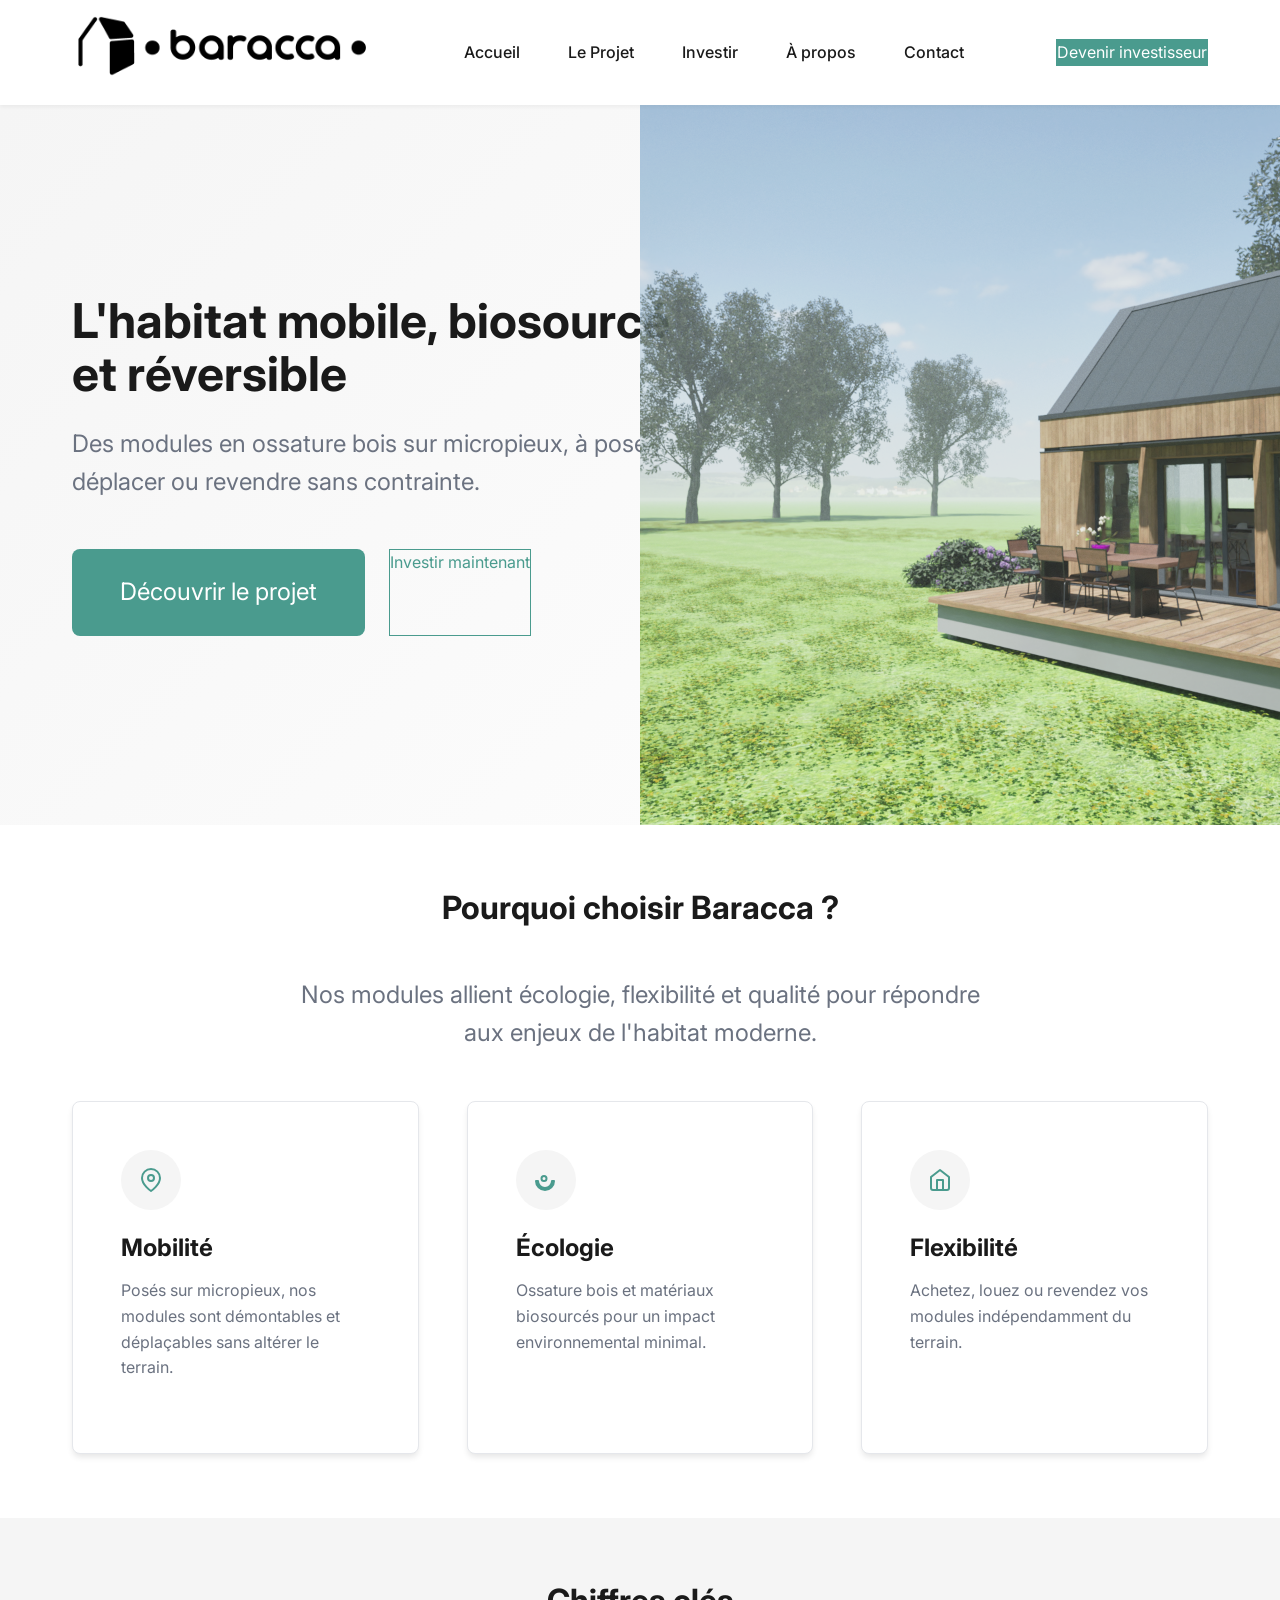
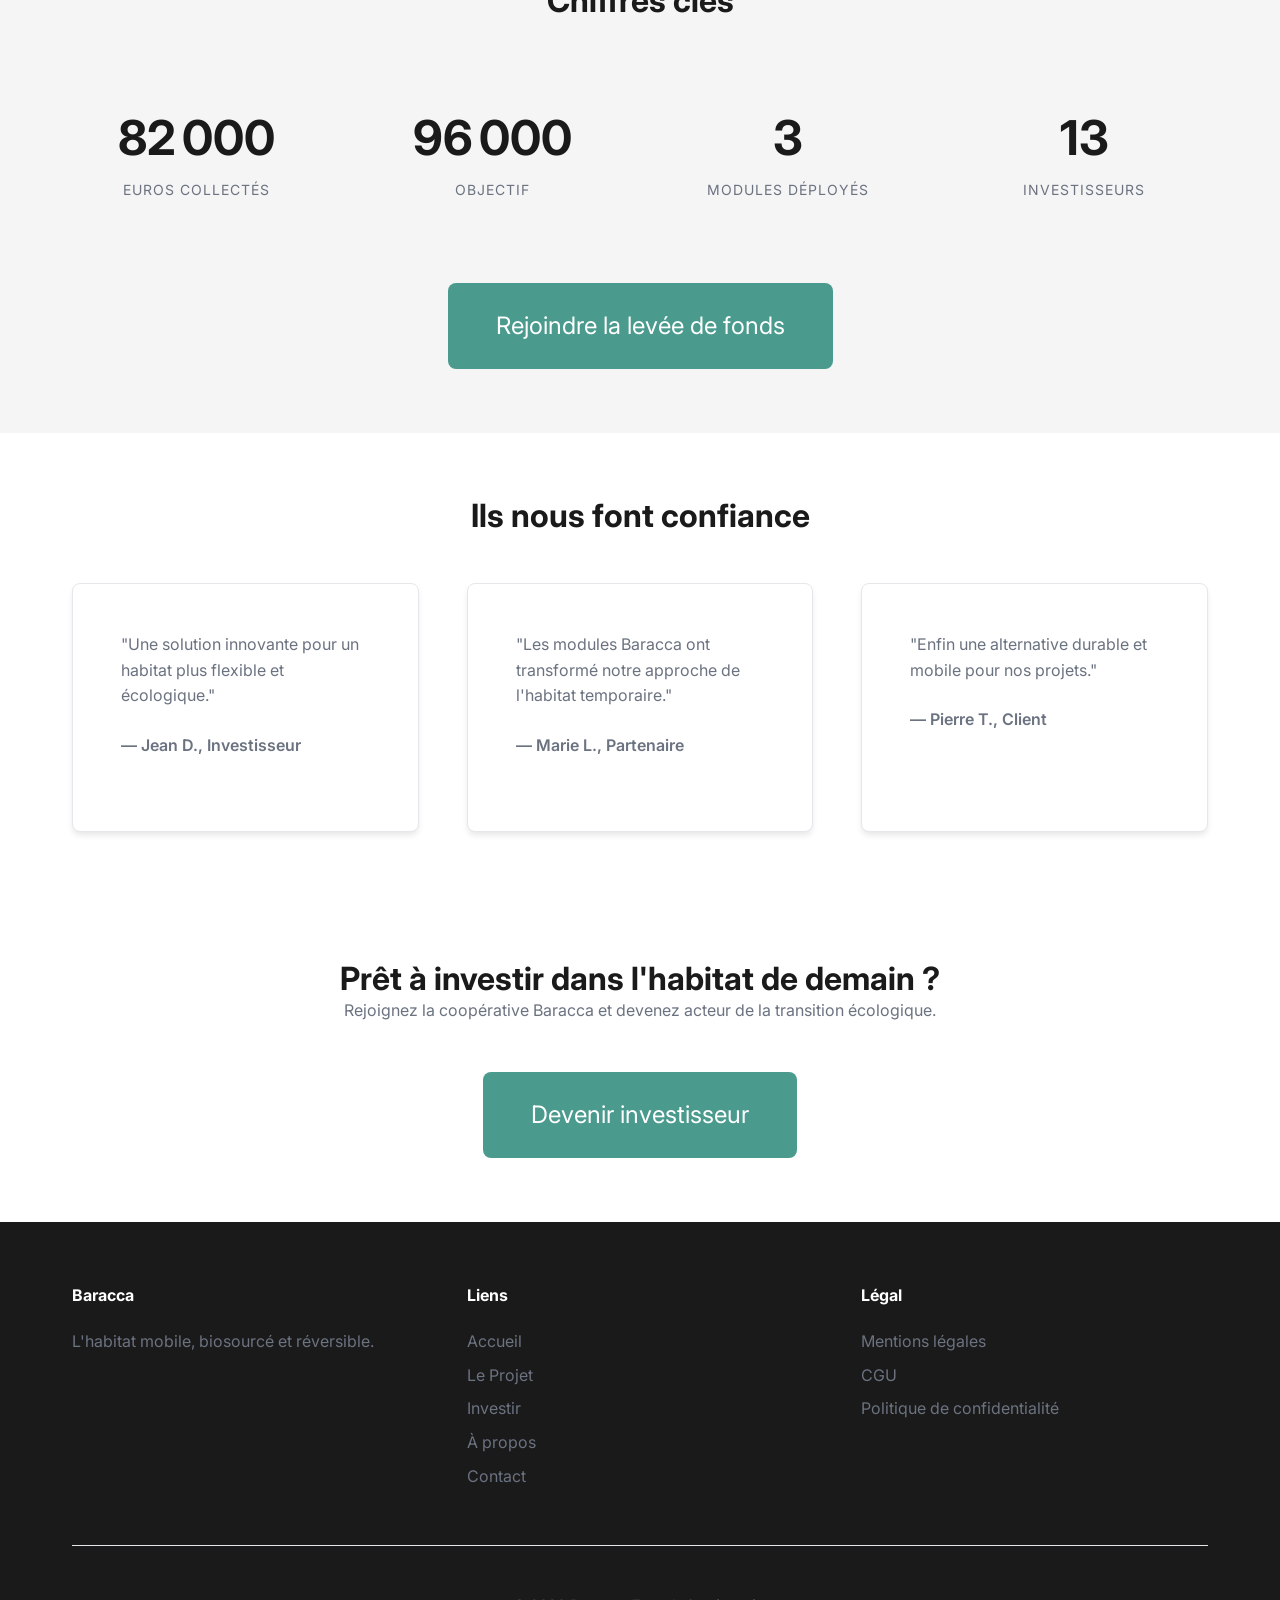
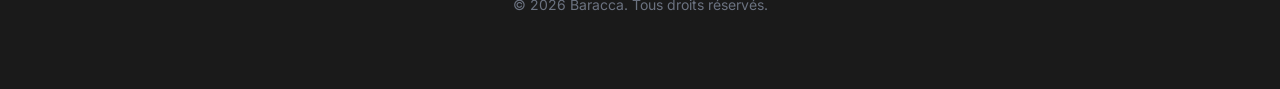
<file: index.html>
<!DOCTYPE html>
<html lang="fr">
<head>
  <meta charset="UTF-8">
  <meta name="viewport" content="width=device-width, initial-scale=1.0">
  <meta name="description" content="Baracca - Modules d'habitation en ossature bois biosourcés, mobiles et réversibles. Investissez dans l'habitat de demain.">
  <title>Baracca | L'habitat mobile, biosourcé et réversible</title>
  
  <!-- Fonts -->
  <link rel="preconnect" href="https://fonts.googleapis.com">
  <link rel="preconnect" href="https://fonts.gstatic.com" crossorigin>
  <link href="https://fonts.googleapis.com/css2?family=Inter:wght@400;500;600;700&display=swap" rel="stylesheet">
  
  <!-- Styles -->
  <link rel="stylesheet" href="assets/css/style.css">
  <link rel="icon" type="image/svg+xml" href="assets/images/favicon.png">
</head>
<body>
  <!-- Header -->
  <header class="header">
    <div class="container">
      <nav class="nav">
        <a href="index.html" class="logo"><img src="assets/images/logo-baracca-bandeau.png" alt="" width="300" height="62"/></a>
        <ul class="nav-links">
          <li><a href="index.html">Accueil</a></li>
          <li><a href="projet.html">Le Projet</a></li>
          <li><a href="investir.html">Investir</a></li>
          <li><a href="a-propos.html">À propos</a></li>
          <li><a href="contact.html">Contact</a></li>
        </ul>
        <div class="nav-actions">
          <a href="investir.html" class="btn-primary">Devenir investisseur</a>
        </div>
      </nav>
    </div>
  </header>

  <!-- Hero Section -->
  <section class="hero">
    <div class="container">
      <div class="hero-content fade-in">
        <h1>L'habitat mobile, biosourcé et réversible</h1>
        <p>Des modules en ossature bois sur micropieux, à poser, déplacer ou revendre sans contrainte.</p>
        <div class="hero-actions">
          <a href="projet.html" class="btn-cta">Découvrir le projet</a>
          <a href="investir.html" class="btn-secondary">Investir maintenant</a>
        </div>
      </div>
      <!-- Image de fond (à remplacer par votre visuel) -->
      <div class="hero-image" style="background-image: url('assets/images/Image3_000.png');"></div>
    </div>
  </section>

  <!-- Présentation Section -->
  <section class="section">
    <div class="container">
      <h2 class="section-title fade-in">Pourquoi choisir Baracca ?</h2>
      <p class="section-subtitle fade-in">Nos modules allient écologie, flexibilité et qualité pour répondre aux enjeux de l'habitat moderne.</p>
      
      <div class="cards fade-in">
        <div class="card">
          <div class="card-icon">
            <svg xmlns="http://www.w3.org/2000/svg" width="24" height="24" viewBox="0 0 24 24" fill="none" stroke="currentColor" stroke-width="2" stroke-linecap="round" stroke-linejoin="round">
              <path d="M21 10c0 7-9 13-9 13s-9-6-9-13a9 9 0 0 1 18 0z"></path>
              <circle cx="12" cy="10" r="3"></circle>
            </svg>
          </div>
          <h3>Mobilité</h3>
          <p>Posés sur micropieux, nos modules sont démontables et déplaçables sans altérer le terrain.</p>
        </div>
        
        <div class="card">
          <div class="card-icon">
            <svg xmlns="http://www.w3.org/2000/svg" width="24" height="24" viewBox="0 0 24 24" fill="none" stroke="currentColor" stroke-width="2" stroke-linecap="round" stroke-linejoin="round">
              <path d="M11 20A7 7 0 0 1 4 13H2a9 9 0 0 0 18 0h-2a7 7 0 0 1-7 7z"></path>
              <path d="M12.5 10.5c0-1.38-1.12-2.5-2.5-2.5s-2.5 1.12-2.5 2.5 1.12 2.5 2.5 2.5 2.5-1.12 2.5-2.5z"></path>
            </svg>
          </div>
          <h3>Écologie</h3>
          <p>Ossature bois et matériaux biosourcés pour un impact environnemental minimal.</p>
        </div>
        
        <div class="card">
          <div class="card-icon">
            <svg xmlns="http://www.w3.org/2000/svg" width="24" height="24" viewBox="0 0 24 24" fill="none" stroke="currentColor" stroke-width="2" stroke-linecap="round" stroke-linejoin="round">
              <path d="M3 9l9-7 9 7v11a2 2 0 0 1-2 2H5a2 2 0 0 1-2-2z"></path>
              <polyline points="9,22 9,12 15,12 15,22"></polyline>
            </svg>
          </div>
          <h3>Flexibilité</h3>
          <p>Achetez, louez ou revendez vos modules indépendamment du terrain.</p>
        </div>
      </div>
    </div>
  </section>

  <!-- Chiffres Clés Section -->
  <section class="section" style="background-color: var(--gray-light);">
    <div class="container">
      <h2 class="section-title fade-in">Chiffres clés</h2>
      <div class="stats fade-in">
        <div class="stat-item">
          <span class="stat-number" data-target="250000">0</span>
          <span class="stat-label">Euros collectés</span>
        </div>
        <div class="stat-item">
          <span class="stat-number" data-target="300000">300 000</span>
          <span class="stat-label">Objectif</span>
        </div>
        <div class="stat-item">
          <span class="stat-number" data-target="12">0</span>
          <span class="stat-label">Modules déployés</span>
        </div>
        <div class="stat-item">
          <span class="stat-number" data-target="42">0</span>
          <span class="stat-label">Investisseurs</span>
        </div>
      </div>
      <div class="fade-in" style="text-align: center; margin-top: var(--spacing-xl);">
        <a href="investir.html" class="btn-cta">Rejoindre la levée de fonds</a>
      </div>
    </div>
  </section>

  <!-- Témoignages Section -->
  <section class="section">
    <div class="container">
      <h2 class="section-title fade-in">Ils nous font confiance</h2>
      <div class="cards fade-in">
        <div class="card">
          <p>"Une solution innovante pour un habitat plus flexible et écologique."</p>
          <p style="font-weight: 600; margin-top: var(--spacing-sm);">— Jean D., Investisseur</p>
        </div>
        <div class="card">
          <p>"Les modules Baracca ont transformé notre approche de l'habitat temporaire."</p>
          <p style="font-weight: 600; margin-top: var(--spacing-sm);">— Marie L., Partenaire</p>
        </div>
        <div class="card">
          <p>"Enfin une alternative durable et mobile pour nos projets."</p>
          <p style="font-weight: 600; margin-top: var(--spacing-sm);">— Pierre T., Client</p>
        </div>
      </div>
    </div>
  </section>

  <!-- CTA Final -->
  <section class="section">
    <div class="container">
      <div class="fade-in" style="text-align: center; max-width: 700px; margin: 0 auto;">
        <h2>Prêt à investir dans l'habitat de demain ?</h2>
        <p style="margin-bottom: var(--spacing-xl);">Rejoignez la coopérative Baracca et devenez acteur de la transition écologique.</p>
        <a href="investir.html" class="btn-cta">Devenir investisseur</a>
      </div>
    </div>
  </section>

  <!-- Footer -->
  <footer class="footer">
    <div class="container">
      <div class="footer-content">
        <div class="footer-section">
          <h4>Baracca</h4>
          <p>L'habitat mobile, biosourcé et réversible.</p>
        </div>
        <div class="footer-section">
          <h4>Liens</h4>
          <ul>
            <li><a href="/">Accueil</a></li>
            <li><a href="projet.html">Le Projet</a></li>
            <li><a href="investir.html">Investir</a></li>
            <li><a href="a-propos.html">À propos</a></li>
            <li><a href="contact.html">Contact</a></li>
          </ul>
        </div>
        <div class="footer-section">
          <h4>Légal</h4>
          <ul>
            <li><a href="#">Mentions légales</a></li>
            <li><a href="#">CGU</a></li>
            <li><a href="#">Politique de confidentialité</a></li>
          </ul>
        </div>
      </div>
      <div class="footer-bottom">
        <p>© <span id="current-year"></span> Baracca. Tous droits réservés.</p>
      </div>
    </div>
  </footer>

  <!-- Scripts -->
  <script src="assets/js/script.js"></script>
</body>
</html>
</file>
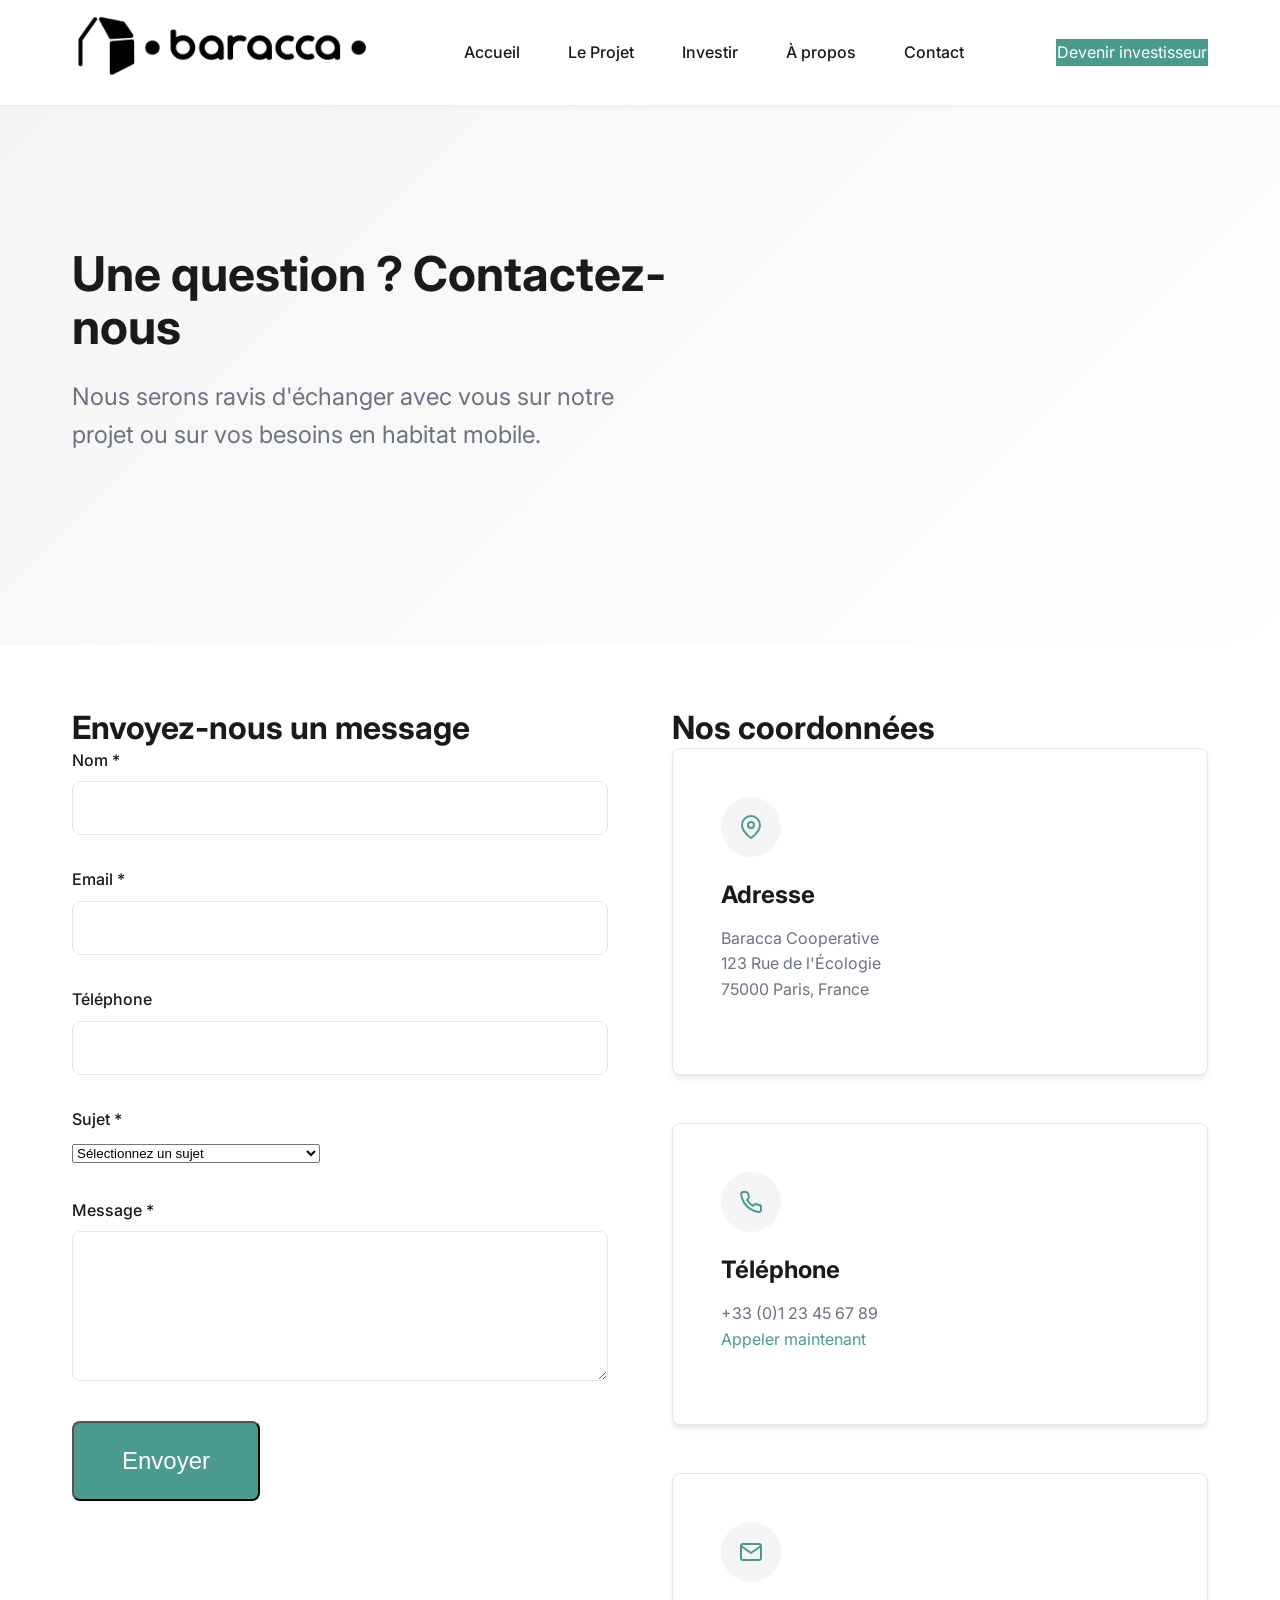
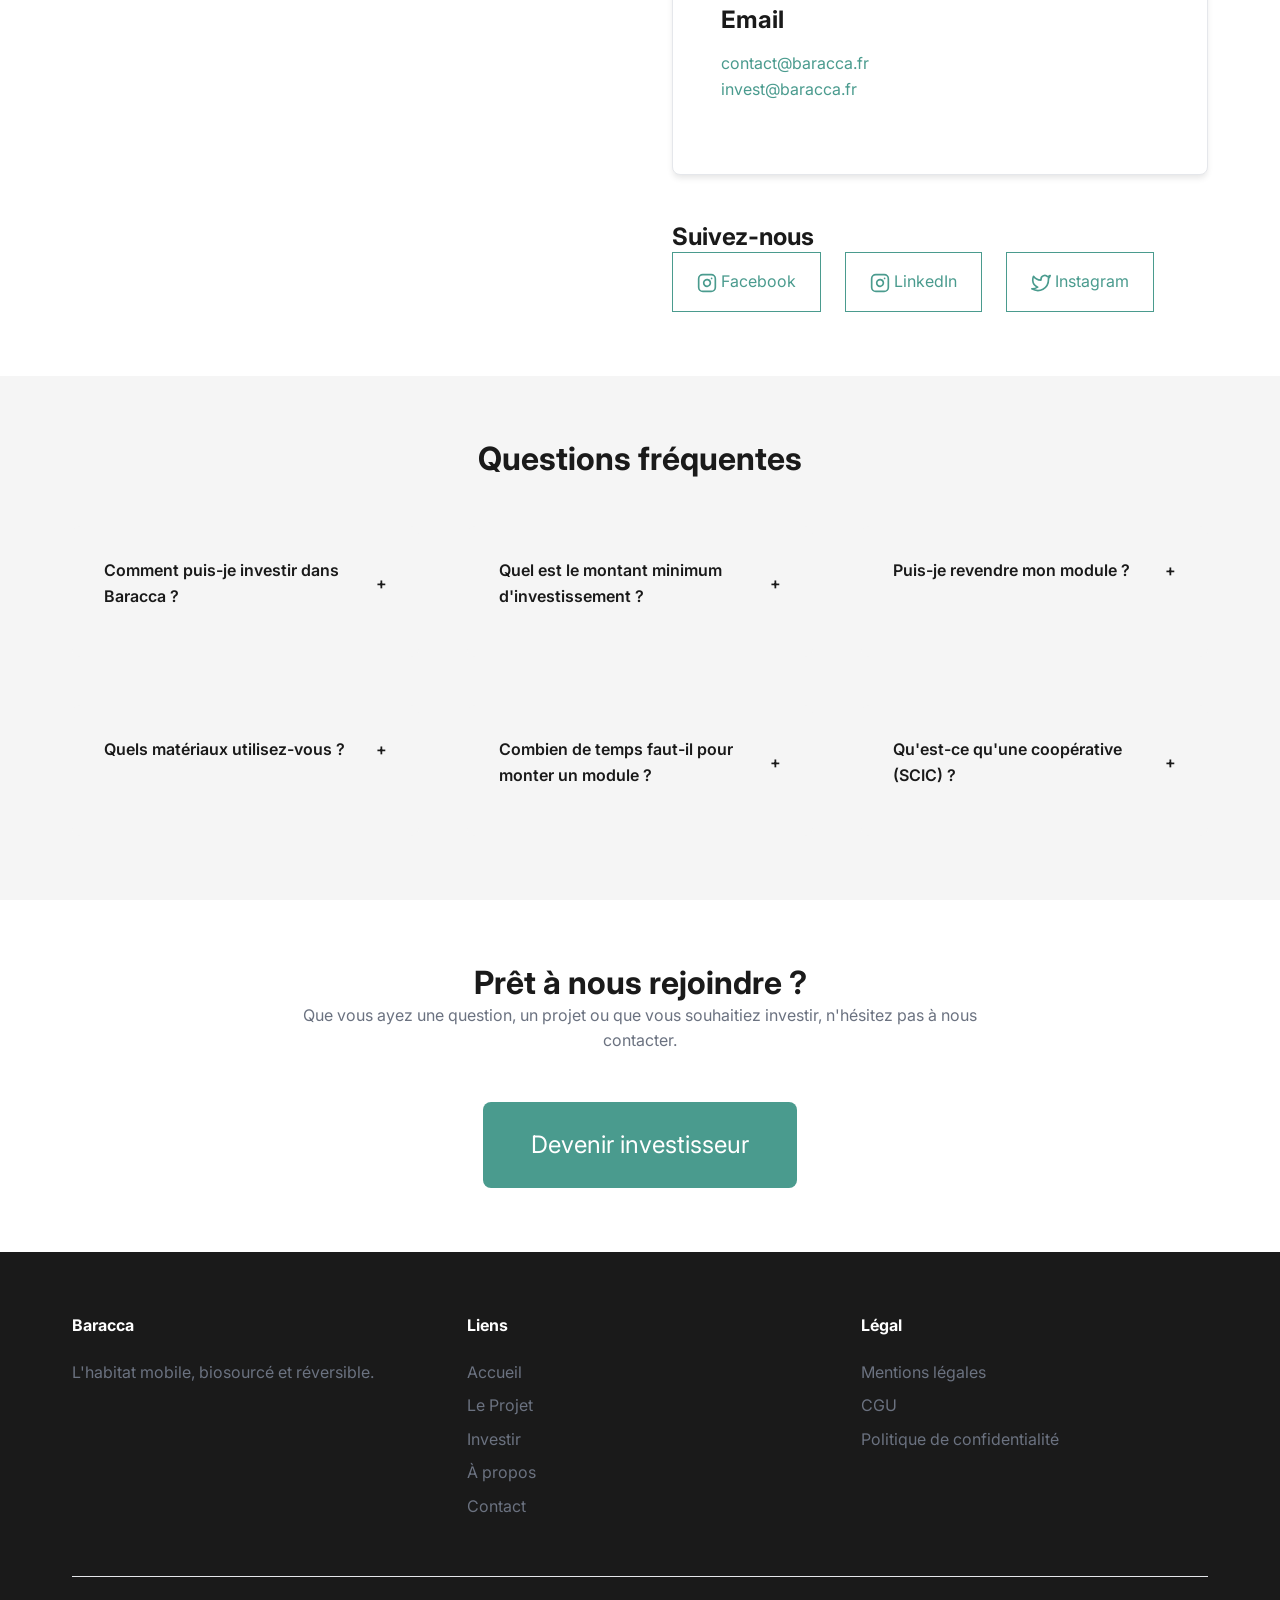
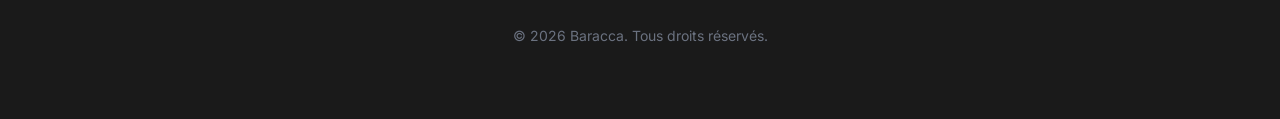
<file: contact.html>
<!DOCTYPE html>
<html lang="fr">
<head>
  <meta charset="UTF-8">
  <meta name="viewport" content="width=device-width, initial-scale=1.0">
  <meta name="description" content="Contactez Baracca pour toute question sur nos modules d'habitation ou pour investir dans notre projet.">
  <title>Contact - Baracca</title>
  
  <!-- Fonts -->
  <link rel="preconnect" href="https://fonts.googleapis.com">
  <link rel="preconnect" href="https://fonts.gstatic.com" crossorigin>
  <link href="https://fonts.googleapis.com/css2?family=Inter:wght@400;500;600;700&display=swap" rel="stylesheet">
  
  <!-- Styles -->
  <link rel="stylesheet" href="assets/css/style.css">
  <link rel="icon" type="image/svg+xml" href="assets/images/logo.svg">
</head>
<body>
  <!-- Header -->
  <header class="header">
    <div class="container">
      <nav class="nav">
         <a href="index.html" class="logo"><img src="assets/images/logo-baracca-bandeau.png" alt="" width="300" height="62"/></a>
        <ul class="nav-links">
          <li><a href="/">Accueil</a></li>
          <li><a href="projet.html">Le Projet</a></li>
          <li><a href="investir.html">Investir</a></li>
          <li><a href="a-propos.html">À propos</a></li>
          <li><a href="contact.html" class="active">Contact</a></li>
        </ul>
        <div class="nav-actions">
          <a href="investir.html" class="btn-primary">Devenir investisseur</a>
        </div>
      </nav>
    </div>
  </header>

  <!-- Hero Section -->
  <section class="hero" style="min-height: 60vh;">
    <div class="container">
      <div class="hero-content fade-in">
        <h1>Une question ? Contactez-nous</h1>
        <p>Nous serons ravis d'échanger avec vous sur notre projet ou sur vos besoins en habitat mobile.</p>
      </div>
    </div>
  </section>

  <!-- Contact Section -->
  <section class="section">
    <div class="container">
      <div style="display: grid; grid-template-columns: 1fr 1fr; gap: var(--spacing-2xl);">
        <!-- Formulaire -->
        <div class="fade-in">
          <h2>Envoyez-nous un message</h2>
          <form id="contact-form" netlify>
            <div class="form-group">
              <label for="name">Nom *</label>
              <input type="text" id="name" name="name" required>
            </div>
            <div class="form-group">
              <label for="email">Email *</label>
              <input type="email" id="email" name="email" required>
            </div>
            <div class="form-group">
              <label for="phone">Téléphone</label>
              <input type="tel" id="phone" name="phone">
            </div>
            <div class="form-group">
              <label for="subject">Sujet *</label>
              <select id="subject" name="subject" required>
                <option value="">Sélectionnez un sujet</option>
                <option value="investissement">Investissement</option>
                <option value="projet">Question sur le projet</option>
                <option value="module">Demande d'information sur un module</option>
                <option value="autre">Autre</option>
              </select>
            </div>
            <div class="form-group">
              <label for="message">Message *</label>
              <textarea id="message" name="message" required></textarea>
            </div>
            <button type="submit" class="btn-cta">Envoyer</button>
          </form>
        </div>
        
        <!-- Informations de contact -->
        <div class="fade-in">
          <h2>Nos coordonnées</h2>
          <div class="cards">
            <div class="card">
              <div class="card-icon">
                <svg xmlns="http://www.w3.org/2000/svg" width="24" height="24" viewBox="0 0 24 24" fill="none" stroke="currentColor" stroke-width="2" stroke-linecap="round" stroke-linejoin="round">
                  <path d="M21 10c0 7-9 13-9 13s-9-6-9-13a9 9 0 0 1 18 0z"></path>
                  <circle cx="12" cy="10" r="3"></circle>
                </svg>
              </div>
              <h3>Adresse</h3>
              <p>Baracca Cooperative<br>
              123 Rue de l'Écologie<br>
              75000 Paris, France</p>
            </div>
            
            <div class="card">
              <div class="card-icon">
                <svg xmlns="http://www.w3.org/2000/svg" width="24" height="24" viewBox="0 0 24 24" fill="none" stroke="currentColor" stroke-width="2" stroke-linecap="round" stroke-linejoin="round">
                  <path d="M22 16.92v3a2 2 0 0 1-2.18 2 19.79 19.79 0 0 1-8.63-3.07 19.5 19.5 0 0 1-6-6 19.79 19.79 0 0 1-3.07-8.67A2 2 0 0 1 4.11 2h3a2 2 0 0 1 2 1.72 12.84 12.84 0 0 0 .7 2.81 2 2 0 0 1-.45 2.11L8.09 9.91a16 16 0 0 0 6 6l1.27-1.27a2 2 0 0 1 2.11-.45 12.84 12.84 0 0 0 2.81.7A2 2 0 0 1 22 16.92z"></path>
                </svg>
              </div>
              <h3>Téléphone</h3>
              <p>+33 (0)1 23 45 67 89<br>
              <a href="tel:+33123456789" style="color: var(--primary);">Appeler maintenant</a></p>
            </div>
            
            <div class="card">
              <div class="card-icon">
                <svg xmlns="http://www.w3.org/2000/svg" width="24" height="24" viewBox="0 0 24 24" fill="none" stroke="currentColor" stroke-width="2" stroke-linecap="round" stroke-linejoin="round">
                  <path d="M4 4h16c1.1 0 2 .9 2 2v12c0 1.1-.9 2-2 2H4c-1.1 0-2-.9-2-2V6c0-1.1.9-2 2-2z"></path>
                  <polyline points="22,6 12,13 2,6"></polyline>
                </svg>
              </div>
              <h3>Email</h3>
              <p><a href="mailto:contact@baracca.fr" style="color: var(--primary);">contact@baracca.fr</a><br>
              <a href="mailto:invest@baracca.fr" style="color: var(--primary);">invest@baracca.fr</a></p>
            </div>
          </div>
          
          <h3 style="margin-top: var(--spacing-xl);">Suivez-nous</h3>
          <div style="display: flex; gap: var(--spacing-md);">
            <a href="#" class="btn-secondary" style="padding: var(--spacing-sm) var(--spacing-md);">
              <svg xmlns="http://www.w3.org/2000/svg" width="20" height="20" viewBox="0 0 24 24" fill="none" stroke="currentColor" stroke-width="2" stroke-linecap="round" stroke-linejoin="round" style="vertical-align: middle;">
                <rect x="2" y="2" width="20" height="20" rx="5" ry="5"></rect>
                <path d="M16 11.37A4 4 0 1 1 12.63 8 4 4 0 0 1 16 11.37z"></path>
                <line x1="17.5" y1="6.5" x2="17.51" y2="6.5"></line>
              </svg>
              Facebook
            </a>
            <a href="#" class="btn-secondary" style="padding: var(--spacing-sm) var(--spacing-md);">
              <svg xmlns="http://www.w3.org/2000/svg" width="20" height="20" viewBox="0 0 24 24" fill="none" stroke="currentColor" stroke-width="2" stroke-linecap="round" stroke-linejoin="round" style="vertical-align: middle;">
                <rect x="2" y="2" width="20" height="20" rx="5" ry="5"></rect>
                <path d="M16 11.37A4 4 0 1 1 12.63 8 4 4 0 0 1 16 11.37z"></path>
                <line x1="17.5" y1="6.5" x2="17.51" y2="6.5"></line>
              </svg>
              LinkedIn
            </a>
            <a href="#" class="btn-secondary" style="padding: var(--spacing-sm) var(--spacing-md);">
              <svg xmlns="http://www.w3.org/2000/svg" width="20" height="20" viewBox="0 0 24 24" fill="none" stroke="currentColor" stroke-width="2" stroke-linecap="round" stroke-linejoin="round" style="vertical-align: middle;">
                <path d="M23 3a10.9 10.9 0 0 1-3.14 1.53 4.48 4.48 0 0 0-7.86 3v1A10.66 10.66 0 0 1 3 4s-4 9 5 13a11.64 11.64 0 0 1-7 2c9 5 20 0 20-11.5a4.5 4.5 0 0 0-.08-.83A7.72 7.72 0 0 0 23 3z"></path>
              </svg>
              Instagram
            </a>
          </div>
        </div>
      </div>
    </div>
  </section>

  <!-- FAQ Section -->
  <section class="section" style="background-color: var(--gray-light);">
    <div class="container">
      <h2 class="section-title fade-in">Questions fréquentes</h2>
      <div class="faq fade-in">
        <div class="faq-item">
          <div class="faq-question">
            Comment puis-je investir dans Baracca ?
            <span>+</span>
          </div>
          <div class="faq-answer">
            <p>Pour investir, il suffit de nous contacter via le formulaire ci-dessus ou par email. Nous vous enverrons ensuite les documents nécessaires (statuts, business plan, contrat) et vous guiderons dans les étapes.</p>
          </div>
        </div>
        
        <div class="faq-item">
          <div class="faq-question">
            Quel est le montant minimum d'investissement ?
            <span>+</span>
          </div>
          <div class="faq-answer">
            <p>Le montant minimum pour devenir sociétaire est de <strong>1 000 €</strong>. Des contreparties supplémentaires sont offertes à partir de 5 000 €, 10 000 €, etc.</p>
          </div>
        </div>
        
        <div class="faq-item">
          <div class="faq-question">
            Puis-je revendre mon module ?
            <span>+</span>
          </div>
          <div class="faq-answer">
            <p>Oui ! C'est l'un des grands avantages de nos modules. Grâce aux micropieux, vous pouvez démonter et revendre votre module indépendamment du terrain.</p>
          </div>
        </div>
        
        <div class="faq-item">
          <div class="faq-question">
            Quels matériaux utilisez-vous ?
            <span>+</span>
          </div>
          <div class="faq-answer">
            <p>Nous utilisons principalement de l'<strong>ossature bois</strong> (certifié PEFC ou FSC), de l'<strong>isolation en chanvre</strong>, et des <strong>matériaux biosourcés</strong> pour les finitions (peintures naturelles, etc.).</p>
          </div>
        </div>
        
        <div class="faq-item">
          <div class="faq-question">
            Combien de temps faut-il pour monter un module ?
            <span>+</span>
          </div>
          <div class="faq-answer">
            <p>Nos modules sont préfabriqués en atelier. Le montage sur site prend généralement <strong>entre 3 et 5 jours</strong>, selon la complexité du projet.</p>
          </div>
        </div>
        
        <div class="faq-item">
          <div class="faq-question">
            Qu'est-ce qu'une coopérative (SCIC) ?
            <span>+</span>
          </div>
          <div class="faq-answer">
            <p>Une SCIC (Société Coopérative d'Intérêt Collectif) est une entreprise où les associés sont à la fois investisseurs et utilisateurs. Chez Baracca, <strong>1 part = 1 voix</strong>, quelle que soit la somme investie.</p>
          </div>
        </div>
      </div>
    </div>
  </section>

  <!-- CTA Section -->
  <section class="section">
    <div class="container">
      <div class="fade-in" style="text-align: center; max-width: 700px; margin: 0 auto;">
        <h2>Prêt à nous rejoindre ?</h2>
        <p style="margin-bottom: var(--spacing-xl);">
          Que vous ayez une question, un projet ou que vous souhaitiez investir, n'hésitez pas à nous contacter.
        </p>
        <a href="investir.html" class="btn-cta">Devenir investisseur</a>
      </div>
    </div>
  </section>

  <!-- Footer -->
  <footer class="footer">
    <div class="container">
      <div class="footer-content">
        <div class="footer-section">
          <h4>Baracca</h4>
          <p>L'habitat mobile, biosourcé et réversible.</p>
        </div>
        <div class="footer-section">
          <h4>Liens</h4>
          <ul>
            <li><a href="/">Accueil</a></li>
            <li><a href="projet.html">Le Projet</a></li>
            <li><a href="investir.html">Investir</a></li>
            <li><a href="a-propos.html">À propos</a></li>
            <li><a href="contact.html">Contact</a></li>
          </ul>
        </div>
        <div class="footer-section">
          <h4>Légal</h4>
          <ul>
            <li><a href="#">Mentions légales</a></li>
            <li><a href="#">CGU</a></li>
            <li><a href="#">Politique de confidentialité</a></li>
          </ul>
        </div>
      </div>
      <div class="footer-bottom">
        <p>© <span id="current-year"></span> Baracca. Tous droits réservés.</p>
      </div>
    </div>
  </footer>

  <!-- Scripts -->
  <script src="assets/js/script.js"></script>
</body>
</html>
</file>
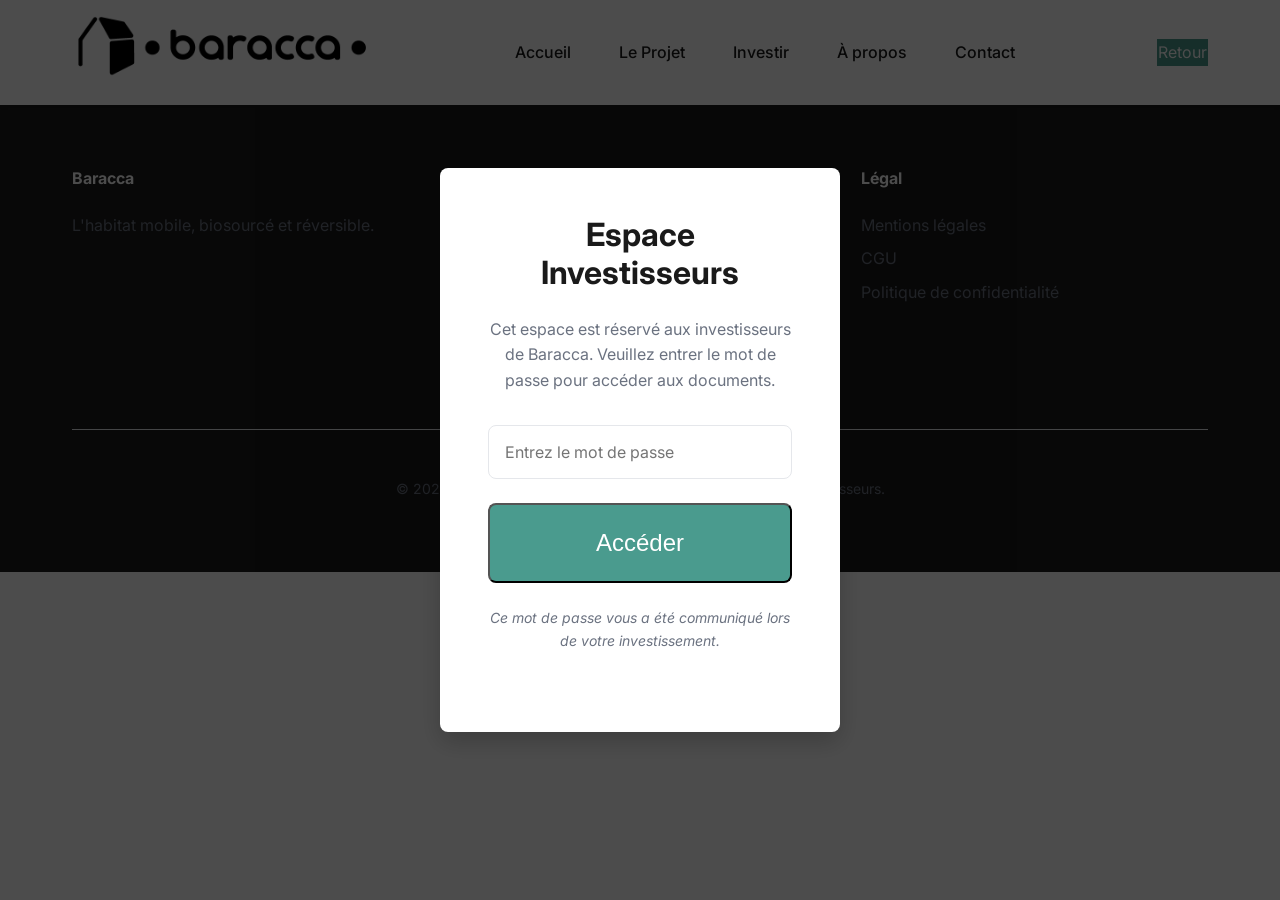
<file: investisseurs.html>
<!DOCTYPE html>
<html lang="fr">
<head>
  <meta charset="UTF-8">
  <meta name="viewport" content="width=device-width, initial-scale=1.0">
  <meta name="description" content="Espace réservé aux investisseurs de Baracca. Accédez aux documents exclusifs et au suivi financier.">
  <title>Espace Investisseurs - Baracca</title>
  
  <!-- Fonts -->
  <link rel="preconnect" href="https://fonts.googleapis.com">
  <link rel="preconnect" href="https://fonts.gstatic.com" crossorigin>
  <link href="https://fonts.googleapis.com/css2?family=Inter:wght@400;500;600;700&display=swap" rel="stylesheet">
  
  <!-- Styles -->
  <link rel="stylesheet" href="assets/css/style.css">
  <link rel="icon" type="image/svg+xml" href="assets/images/logo.svg">
  <style>
    /* Styles spécifiques à la page investisseurs */
    .password-prompt {
      position: fixed;
      top: 0;
      left: 0;
      width: 100%;
      height: 100%;
      background-color: rgba(0, 0, 0, 0.7);
      display: flex;
      align-items: center;
      justify-content: center;
      z-index: 2000;
    }
    
    .password-container {
      background-color: var(--white);
      padding: var(--spacing-xl);
      border-radius: var(--border-radius);
      max-width: 400px;
      width: 90%;
      box-shadow: 0 10px 25px rgba(0, 0, 0, 0.2);
      text-align: center;
    }
    
    .password-container h2 {
      margin-bottom: var(--spacing-md);
      color: var(--black);
    }
    
    .password-container p {
      margin-bottom: var(--spacing-lg);
      color: var(--gray);
    }
    
    .password-container input {
      width: 100%;
      padding: var(--spacing-sm);
      margin-bottom: var(--spacing-md);
      border: 1px solid var(--gray-border);
      border-radius: var(--border-radius);
      font-size: var(--font-size-body);
      font-family: var(--font-family);
    }
    
    .password-container input:focus {
      outline: none;
      border-color: var(--primary);
      box-shadow: 0 0 0 3px rgba(74, 155, 142, 0.1);
    }
    
    .investor-content {
      padding: var(--spacing-2xl) 0;
    }
  </style>
</head>
<body>
  <!-- Header -->
  <header class="header">
    <div class="container">
      <nav class="nav">
        <a href="index.html" class="logo"><img src="assets/images/logo-baracca-bandeau.png" alt="" width="300" height="62"/></a>
        <ul class="nav-links">
          <li><a href="/">Accueil</a></li>
          <li><a href="projet.html">Le Projet</a></li>
          <li><a href="investir.html">Investir</a></li>
          <li><a href="a-propos.html">À propos</a></li>
          <li><a href="contact.html">Contact</a></li>
        </ul>
        <div class="nav-actions">
          <a href="investir.html" class="btn-primary">Retour</a>
        </div>
      </nav>
    </div>
  </header>

  <!-- Espace Investisseurs (protégé par mot de passe) -->
  <div id="password-prompt" class="password-prompt">
    <div class="password-container">
      <h2>Espace Investisseurs</h2>
      <p>Cet espace est réservé aux investisseurs de Baracca. Veuillez entrer le mot de passe pour accéder aux documents.</p>
      <input type="password" id="password-input" placeholder="Entrez le mot de passe" required>
      <button id="password-submit" class="btn-cta" style="width: 100%;">Accéder</button>
      <p style="margin-top: var(--spacing-md); font-size: var(--font-size-small); color: var(--gray);">
        <em>Ce mot de passe vous a été communiqué lors de votre investissement.</em>
      </p>
    </div>
  </div>

  <!-- Contenu réservé -->
  <div id="investor-content" class="hidden">
    <!-- Hero Section -->
    <section class="hero" style="min-height: 50vh;">
      <div class="container">
        <div class="hero-content fade-in">
          <h1>Bienvenue dans l'espace investisseurs</h1>
          <p>Retrouvez ici tous les documents et informations réservés aux membres de la coopérative Baracca.</p>
        </div>
      </div>
    </section>

    <!-- Suivi Financier Section -->
    <section class="section">
      <div class="container">
        <h2 class="section-title fade-in">Suivi financier</h2>
        <div class="fade-in" style="max-width: 800px; margin: 0 auto;">
          <p class="section-subtitle">Suivez en temps réel l'avancement de la levée de fonds et l'utilisation des investissements.</p>
          
          <div style="display: grid; grid-template-columns: repeat(auto-fit, minmax(200px, 1fr)); gap: var(--spacing-xl); margin: var(--spacing-xl) 0;">
            <div class="stat-item">
              <span class="stat-number" data-target="250000">0</span>
              <span class="stat-label">Euros collectés</span>
            </div>
            <div class="stat-item">
              <span class="stat-number" data-target="300000">300 000</span>
              <span class="stat-label">Objectif</span>
            </div>
            <div class="stat-item">
              <span class="stat-number" data-target="42">0</span>
              <span class="stat-label">Investisseurs</span>
            </div>
            <div class="stat-item">
              <span class="stat-number" data-target="12">0</span>
              <span class="stat-label">Modules en production</span>
            </div>
          </div>
          
          <!-- Barre de progression -->
          <div style="margin: var(--spacing-xl) 0;">
            <div style="display: flex; justify-content: space-between; margin-bottom: var(--spacing-sm);">
              <span><strong id="investor-amount-raised">250 000</strong> € collectés</span>
              <span><strong>300 000</strong> € (objectif)</span>
            </div>
            <div style="height: 20px; background-color: var(--gray-border); border-radius: var(--border-radius); overflow: hidden;">
              <div id="investor-progress-bar" style="height: 100%; width: 83%; background-color: var(--primary); border-radius: var(--border-radius); transition: width 1s ease;"></div>
            </div>
          </div>
        </div>
      </div>
    </section>

    <!-- Documents Section -->
    <section class="section" style="background-color: var(--gray-light);">
      <div class="container">
        <h2 class="section-title fade-in">Documents</h2>
        <p class="section-subtitle fade-in">Téléchargez les documents officiels de la coopérative Baracca.</p>
        
        <div class="fade-in" style="display: grid; grid-template-columns: repeat(auto-fit, minmax(300px, 1fr)); gap: var(--spacing-md);">
          <div class="card">
            <div class="card-icon">
              <svg xmlns="http://www.w3.org/2000/svg" width="24" height="24" viewBox="0 0 24 24" fill="none" stroke="currentColor" stroke-width="2" stroke-linecap="round" stroke-linejoin="round">
                <path d="M14 2H6a2 2 0 0 0-2 2v16a2 2 0 0 0 2 2h12a2 2 0 0 0 2-2V8z"></path>
                <polyline points="14,2 14,8 20,8"></polyline>
                <line x1="16" y1="13" x2="8" y2="13"></line>
                <line x1="16" y1="17" x2="8" y2="17"></line>
              </svg>
            </div>
            <h3>Statuts de la coopérative</h3>
            <p>Document officiel décrivant les règles de fonctionnement de Baracca SCIC.</p>
            <a href="assets/documents/statuts-baracca.pdf" download class="btn-secondary" style="margin-top: var(--spacing-sm);">
              <svg xmlns="http://www.w3.org/2000/svg" width="16" height="16" viewBox="0 0 24 24" fill="none" stroke="currentColor" stroke-width="2" stroke-linecap="round" stroke-linejoin="round" style="vertical-align: middle; margin-right: var(--spacing-xs);">
                <path d="M21 15v4a2 2 0 0 1-2 2H5a2 2 0 0 1-2-2v-4"></path>
                <polyline points="7,10 12,15 17,10"></polyline>
                <line x1="12" y1="15" x2="12" y2="3"></line>
              </svg>
              Télécharger (PDF)
            </a>
          </div>
          
          <div class="card">
            <div class="card-icon">
              <svg xmlns="http://www.w3.org/2000/svg" width="24" height="24" viewBox="0 0 24 24" fill="none" stroke="currentColor" stroke-width="2" stroke-linecap="round" stroke-linejoin="round">
                <path d="M14 2H6a2 2 0 0 0-2 2v16a2 2 0 0 0 2 2h12a2 2 0 0 0 2-2V8z"></path>
                <polyline points="14,2 14,8 20,8"></polyline>
                <line x1="16" y1="13" x2="8" y2="13"></line>
                <line x1="16" y1="17" x2="8" y2="17"></line>
              </svg>
            </div>
            <h3>Business Plan</h3>
            <p>Présentation détaillée de la stratégie, des objectifs et des prévisions financières.</p>
            <a href="assets/documents/business-plan-baracca.pdf" download class="btn-secondary" style="margin-top: var(--spacing-sm);">
              <svg xmlns="http://www.w3.org/2000/svg" width="16" height="16" viewBox="0 0 24 24" fill="none" stroke="currentColor" stroke-width="2" stroke-linecap="round" stroke-linejoin="round" style="vertical-align: middle; margin-right: var(--spacing-xs);">
                <path d="M21 15v4a2 2 0 0 1-2 2H5a2 2 0 0 1-2-2v-4"></path>
                <polyline points="7,10 12,15 17,10"></polyline>
                <line x1="12" y1="15" x2="12" y2="3"></line>
              </svg>
              Télécharger (PDF)
            </a>
          </div>
          
          <div class="card">
            <div class="card-icon">
              <svg xmlns="http://www.w3.org/2000/svg" width="24" height="24" viewBox="0 0 24 24" fill="none" stroke="currentColor" stroke-width="2" stroke-linecap="round" stroke-linejoin="round">
                <path d="M14 2H6a2 2 0 0 0-2 2v16a2 2 0 0 0 2 2h12a2 2 0 0 0 2-2V8z"></path>
                <polyline points="14,2 14,8 20,8"></polyline>
                <line x1="16" y1="13" x2="8" y2="13"></line>
                <line x1="16" y1="17" x2="8" y2="17"></line>
              </svg>
            </div>
            <h3>Contrat type</h3>
            <p>Modèle de contrat d'investissement pour devenir sociétaire.</p>
            <a href="assets/documents/contrat-type-baracca.pdf" download class="btn-secondary" style="margin-top: var(--spacing-sm);">
              <svg xmlns="http://www.w3.org/2000/svg" width="16" height="16" viewBox="0 0 24 24" fill="none" stroke="currentColor" stroke-width="2" stroke-linecap="round" stroke-linejoin="round" style="vertical-align: middle; margin-right: var(--spacing-xs);">
                <path d="M21 15v4a2 2 0 0 1-2 2H5a2 2 0 0 1-2-2v-4"></path>
                <polyline points="7,10 12,15 17,10"></polyline>
                <line x1="12" y1="15" x2="12" y2="3"></line>
              </svg>
              Télécharger (PDF)
            </a>
          </div>
          
          <div class="card">
            <div class="card-icon">
              <svg xmlns="http://www.w3.org/2000/svg" width="24" height="24" viewBox="0 0 24 24" fill="none" stroke="currentColor" stroke-width="2" stroke-linecap="round" stroke-linejoin="round">
                <path d="M14 2H6a2 2 0 0 0-2 2v16a2 2 0 0 0 2 2h12a2 2 0 0 0 2-2V8z"></path>
                <polyline points="14,2 14,8 20,8"></polyline>
                <line x1="16" y1="13" x2="8" y2="13"></line>
                <line x1="16" y1="17" x2="8" y2="17"></line>
              </svg>
            </div>
            <h3>Règlement intérieur</h3>
            <p>Règles de gouvernance et de fonctionnement interne de la coopérative.</p>
            <a href="assets/documents/reglement-interieur-baracca.pdf" download class="btn-secondary" style="margin-top: var(--spacing-sm);">
              <svg xmlns="http://www.w3.org/2000/svg" width="16" height="16" viewBox="0 0 24 24" fill="none" stroke="currentColor" stroke-width="2" stroke-linecap="round" stroke-linejoin="round" style="vertical-align: middle; margin-right: var(--spacing-xs);">
                <path d="M21 15v4a2 2 0 0 1-2 2H5a2 2 0 0 1-2-2v-4"></path>
                <polyline points="7,10 12,15 17,10"></polyline>
                <line x1="12" y1="15" x2="12" y2="3"></line>
              </svg>
              Télécharger (PDF)
            </a>
          </div>
        </div>
      </div>
    </section>

    <!-- Actualités Section -->
    <section class="section">
      <div class="container">
        <h2 class="section-title fade-in">Actualités</h2>
        <p class="section-subtitle fade-in">Découvrez les dernières nouvelles de Baracca.</p>
        
        <div class="cards fade-in">
          <div class="card">
            <p style="font-size: var(--font-size-small); color: var(--gray); margin-bottom: var(--spacing-xs);">15 mai 2024</p>
            <h3>Nouveau module déployé à Lyon</h3>
            <p>Notre premier module en centre-ville a été installé à Lyon, marquant une étape clé dans notre développement.</p>
            <a href="#" class="btn-secondary" style="margin-top: var(--spacing-sm);">En savoir plus</a>
          </div>
          
          <div class="card">
            <p style="font-size: var(--font-size-small); color: var(--gray); margin-bottom: var(--spacing-xs);">10 avril 2024</p>
            <h3>Assemblée générale 2024</h3>
            <p>Notre assemblée générale annuelle aura lieu le 30 juin 2024. Tous les sociétaires sont invités à y participer.</p>
            <a href="#" class="btn-secondary" style="margin-top: var(--spacing-sm);">Voir le détail</a>
          </div>
          
          <div class="card">
            <p style="font-size: var(--font-size-small); color: var(--gray); margin-bottom: var(--spacing-xs);">5 mars 2024</p>
            <h3>Partenariat avec ÉcoBois</h3>
            <p>Nous avons signé un partenariat stratégique avec ÉcoBois pour l'approvisionnement en bois certifié.</p>
            <a href="#" class="btn-secondary" style="margin-top: var(--spacing-sm);">Lire l'article</a>
          </div>
          
          <div class="card">
            <p style="font-size: var(--font-size-small); color: var(--gray); margin-bottom: var(--spacing-xs);">1er février 2024</p>
            <h3>Lancement de la levée de fonds</h3>
            <p>Notre campagne de levée de fonds a été officiellement lancée. Objectif : 300 000 € pour accélérer notre développement.</p>
            <a href="#" class="btn-secondary" style="margin-top: var(--spacing-sm);">Voir le communiqué</a>
          </div>
        </div>
      </div>
    </section>

    <!-- Prochaines Étapes Section -->
    <section class="section" style="background-color: var(--gray-light);">
      <div class="container">
        <h2 class="section-title fade-in">Prochaines étapes</h2>
        <div class="fade-in" style="max-width: 800px; margin: 0 auto;">
          <p class="section-subtitle">Voici les grandes étapes à venir pour Baracca.</p>
          
          <div style="margin: var(--spacing-xl) 0;">
            <div style="display: flex; align-items: flex-start; gap: var(--spacing-lg); margin-bottom: var(--spacing-lg);">
              <div style="width: 100px; flex-shrink: 0;">
                <div style="height: 2px; background-color: var(--primary); width: 100%; margin-bottom: var(--spacing-sm);"></div>
                <p style="font-size: var(--font-size-small); color: var(--gray);">Juin 2024</p>
              </div>
              <div>
                <h3>Finalisation de la levée de fonds</h3>
                <p>Nous prévoyons d'atteindre notre objectif de 300 000 € d'ici la fin du mois de juin.</p>
              </div>
            </div>
            
            <div style="display: flex; align-items: flex-start; gap: var(--spacing-lg); margin-bottom: var(--spacing-lg);">
              <div style="width: 100px; flex-shrink: 0;">
                <div style="height: 2px; background-color: var(--primary); width: 100%; margin-bottom: var(--spacing-sm);"></div>
                <p style="font-size: var(--font-size-small); color: var(--gray);">Septembre 2024</p>
              </div>
              <div>
                <h3>Lancement de la production</h3>
                <p>Dès que la levée de fonds sera terminée, nous lancerons la production en série de nos modules.</p>
              </div>
            </div>
            
            <div style="display: flex; align-items: flex-start; gap: var(--spacing-lg); margin-bottom: var(--spacing-lg);">
              <div style="width: 100px; flex-shrink: 0;">
                <div style="height: 2px; background-color: var(--primary); width: 100%; margin-bottom: var(--spacing-sm);"></div>
                <p style="font-size: var(--font-size-small); color: var(--gray);">Décembre 2024</p>
              </div>
              <div>
                <h3>Premières livraisons</h3>
                <p>Les premiers modules seront livrés à nos clients avant la fin de l'année.</p>
              </div>
            </div>
            
            <div style="display: flex; align-items: flex-start; gap: var(--spacing-lg);">
              <div style="width: 100px; flex-shrink: 0;">
                <div style="height: 2px; background-color: var(--gray-border); width: 100%; margin-bottom: var(--spacing-sm);"></div>
                <p style="font-size: var(--font-size-small); color: var(--gray);">2025</p>
              </div>
              <div>
                <h3>Expansion nationale</h3>
                <p>Nous prévoyons d'étendre notre activité à l'ensemble du territoire français.</p>
              </div>
            </div>
          </div>
        </div>
      </div>
    </section>

    <!-- CTA Section -->
    <section class="section">
      <div class="container">
        <div class="fade-in" style="text-align: center; max-width: 700px; margin: 0 auto;">
          <h2>Besoin d'aide ?</h2>
          <p style="margin-bottom: var(--spacing-xl);">
            Pour toute question sur votre investissement ou sur les documents, n'hésitez pas à nous contacter.
          </p>
          <a href="contact.html" class="btn-cta">Nous contacter</a>
        </div>
      </div>
    </section>
  </div>

  <!-- Footer -->
  <footer class="footer">
    <div class="container">
      <div class="footer-content">
        <div class="footer-section">
          <h4>Baracca</h4>
          <p>L'habitat mobile, biosourcé et réversible.</p>
        </div>
        <div class="footer-section">
          <h4>Liens</h4>
          <ul>
            <li><a href="/">Accueil</a></li>
            <li><a href="projet.html">Le Projet</a></li>
            <li><a href="investir.html">Investir</a></li>
            <li><a href="a-propos.html">À propos</a></li>
            <li><a href="contact.html">Contact</a></li>
          </ul>
        </div>
        <div class="footer-section">
          <h4>Légal</h4>
          <ul>
            <li><a href="#">Mentions légales</a></li>
            <li><a href="#">CGU</a></li>
            <li><a href="#">Politique de confidentialité</a></li>
          </ul>
        </div>
      </div>
      <div class="footer-bottom">
        <p>© <span id="current-year"></span> Baracca. Tous droits réservés. | Espace réservé aux investisseurs.</p>
      </div>
    </div>
  </footer>

  <!-- Scripts -->
  <script src="assets/js/script.js"></script>
  <script>
    // Mettre à jour la barre de progression pour les investisseurs
    document.addEventListener('DOMContentLoaded', () => {
      const amountRaised = 250000; // Montant actuel (à mettre à jour)
      const goal = 300000;
      const progress = (amountRaised / goal) * 100;
      document.getElementById('investor-progress-bar').style.width = `${progress}%`;
      document.getElementById('investor-amount-raised').textContent = amountRaised.toLocaleString('fr-FR');
    });
  </script>
</body>
</html>
</file>
<file: assets/css/style.css>
/* ============================================
   Baracca - Styles Globaux
   ============================================ */

/* CSS Variables */
:root {
  /* Couleurs principales */
  --primary: #4A9B8E;      /* Vert terre */
  --primary-dark: #3A8B7E; /* Vert terre foncé */
  --black: #1A1A1A;        /* Noir profond */
  --white: #FFFFFF;        /* Blanc */
  --gray-light: #F5F5F5;   /* Gris clair (fond) */
  --gray: #6B7280;         /* Gris texte */
  --gray-border: #E5E7EB; /* Bordure gris clair */

  /* Typographie */
  --font-family: 'Inter', -apple-system, BlinkMacSystemFont, sans-serif;
  --font-size-h1: 2.5rem;   /* 40px */
  --font-size-h2: 2rem;     /* 32px */
  --font-size-h3: 1.5rem;   /* 24px */
  --font-size-body: 1rem;  /* 16px */
  --font-size-small: 0.875rem; /* 14px */

  /* Espacements */
  --spacing-xs: 0.5rem;    /* 8px */
  --spacing-sm: 1rem;      /* 16px */
  --spacing-md: 1.5rem;    /* 24px */
  --spacing-lg: 2rem;      /* 32px */
  --spacing-xl: 3rem;      /* 48px */
  --spacing-2xl: 4rem;     /* 64px */

  /* Bordures et ombres */
  --border-radius: 8px;
  --box-shadow: 0 4px 6px -1px rgba(0, 0, 0, 0.1);
  --box-shadow-lg: 0 10px 15px -3px rgba(0, 0, 0, 0.1);

  /* Transitions */
  --transition: all 0.3s ease;
}

/* Reset et base */
*, *::before, *::after {
  box-sizing: border-box;
  margin: 0;
  padding: 0;
}

html {
  scroll-behavior: smooth;
}

body {
  font-family: var(--font-family);
  font-size: var(--font-size-body);
  line-height: 1.6;
  color: var(--black);
  background-color: var(--white);
  -webkit-font-smoothing: antialiased;
  -moz-osx-font-smoothing: grayscale;
}

/* Typographie */
h1, h2, h3, h4, h5, h6 {
  font-weight: 700;
  line-height: 1.2;
  color: var(--black);
}

h1 { font-size: var(--font-size-h1); }
h2 { font-size: var(--font-size-h2); }
h3 { font-size: var(--font-size-h3); }

p {
  margin-bottom: var(--spacing-md);
  color: var(--gray);
}

a {
  color: var(--primary);
  text-decoration: none;
  transition: var(--transition);
}

a:hover {
  color: var(--primary-dark);
}

/* Conteneurs */
.container {
  width: 100%;
  max-width: 1200px;
  margin: 0 auto;
  padding: 0 var(--spacing-lg);
}

.section {
  padding: var(--spacing-2xl) 0;
}

/* ============================================
   Header
   ============================================ */
.header {
  position: sticky;
  top: 0;
  background-color: var(--white);
  box-shadow: 0 2px 4px rgba(0, 0, 0, 0.05);
  z-index: 1000;
  padding: var(--spacing-sm) 0;
}

.nav {
  display: flex;
  justify-content: space-between;
  align-items: center;
}

.logo {
  font-size: var(--font-size-h3);
  font-weight: 700;
  color: var(--black);
}

.nav-links {
  display: flex;
  list-style: none;
  gap: var(--spacing-xl);
}

.nav-links a {
  color: var(--black);
  font-weight: 500;
  transition: var(--transition);
}

.nav-links a:hover {
  color: var(--primary);
}

.nav-actions {
  display: flex;
  gap: var(--spacing-md);
  align-items: center;
}

/* ============================================
   Boutons
   ============================================ */
.btn {
  display: inline-block;
  padding: var(--spacing-sm) var(--spacing-lg);
  border-radius: var(--border-radius);
  font-weight: 600;
  font-size: var(--font-size-body);
  transition: var(--transition);
  cursor: pointer;
  text-align: center;
}

.btn-primary {
  background-color: var(--primary);
  color: var(--white);
  border: 1px solid var(--primary);
}

.btn-primary:hover {
  background-color: var(--primary-dark);
  border-color: var(--primary-dark);
}

.btn-secondary {
  background-color: transparent;
  color: var(--primary);
  border: 1px solid var(--primary);
}

.btn-secondary:hover {
  background-color: var(--primary);
  color: var(--white);
}

.btn-cta {
  background-color: var(--primary);
  color: var(--white);
  padding: var(--spacing-md) var(--spacing-xl);
  font-size: var(--font-size-h3);
  border-radius: var(--border-radius);
  display: inline-block;
  transition: var(--transition);
}

.btn-cta:hover {
  background-color: var(--primary-dark);
  transform: translateY(-2px);
  box-shadow: var(--box-shadow-lg);
}

/* ============================================
   Hero Section
   ============================================ */
.hero {
  position: relative;
  padding: var(--spacing-2xl) 0;
  min-height: 80vh;
  display: flex;
  align-items: center;
  background: linear-gradient(135deg, var(--gray-light) 0%, var(--white) 100%);
  overflow: hidden;
}

.hero-content {
  max-width: 600px;
}

.hero h1 {
  font-size: 3rem;
  margin-bottom: var(--spacing-md);
  line-height: 1.1;
}

.hero p {
  font-size: var(--font-size-h3);
  color: var(--gray);
  margin-bottom: var(--spacing-xl);
}

.hero-actions {
  display: flex;
  gap: var(--spacing-md);
}

.hero-image {
  position: absolute;
  right: 0;
  top: 0;
  width: 50%;
  height: 100%;
  background-size: cover;
  background-position: center;
  opacity: 0.9;
}

/* ============================================
   Sections
   ============================================ */
.section-title {
  text-align: center;
  margin-bottom: var(--spacing-xl);
}

.section-subtitle {
  text-align: center;
  max-width: 700px;
  margin: 0 auto var(--spacing-xl);
  font-size: var(--font-size-h3);
  color: var(--gray);
}

/* ============================================
   Cartes (Features, Avantages, etc.)
   ============================================ */
.cards {
  display: grid;
  grid-template-columns: repeat(auto-fit, minmax(300px, 1fr));
  gap: var(--spacing-xl);
}

.card {
  background-color: var(--white);
  border: 1px solid var(--gray-border);
  border-radius: var(--border-radius);
  padding: var(--spacing-xl);
  box-shadow: var(--box-shadow);
  transition: var(--transition);
}

.card:hover {
  transform: translateY(-5px);
  box-shadow: var(--box-shadow-lg);
}

.card-icon {
  width: 60px;
  height: 60px;
  margin-bottom: var(--spacing-md);
  display: flex;
  align-items: center;
  justify-content: center;
  background-color: var(--gray-light);
  border-radius: 50%;
  color: var(--primary);
  font-size: var(--font-size-h2);
}

.card h3 {
  margin-bottom: var(--spacing-sm);
}

.card p {
  color: var(--gray);
  margin-bottom: var(--spacing-md);
}

/* ============================================
   Stats (Chiffres clés)
   ============================================ */
.stats {
  display: grid;
  grid-template-columns: repeat(auto-fit, minmax(200px, 1fr));
  gap: var(--spacing-xl);
  text-align: center;
}

.stat-item {
  padding: var(--spacing-lg);
  background-color: var(--gray-light);
  border-radius: var(--border-radius);
}

.stat-number {
  font-size: 3rem;
  font-weight: 700;
  color: var(--black);
  display: block;
}

.stat-label {
  font-size: var(--font-size-small);
  color: var(--gray);
  text-transform: uppercase;
  letter-spacing: 1px;
}

/* ============================================
   Tableau (Contreparties)
   ============================================ */
.table {
  width: 100%;
  border-collapse: collapse;
  margin: var(--spacing-xl) 0;
}

.table th,
.table td {
  padding: var(--spacing-md);
  text-align: left;
  border-bottom: 1px solid var(--gray-border);
}

.table th {
  background-color: var(--gray-light);
  font-weight: 600;
  color: var(--black);
}

.table tr:hover {
  background-color: var(--gray-light);
}

/* ============================================
   Galerie
   ============================================ */
.gallery {
  display: grid;
  grid-template-columns: repeat(auto-fit, minmax(250px, 1fr));
  gap: var(--spacing-md);
}

.gallery-item {
  position: relative;
  aspect-ratio: 4/3;
  overflow: hidden;
  border-radius: var(--border-radius);
}

.gallery-item img {
  width: 100%;
  height: 100%;
  object-fit: cover;
  transition: var(--transition);
}

.gallery-item:hover img {
  transform: scale(1.05);
}

/* ============================================
   Formulaire
   ============================================ */
.form-group {
  margin-bottom: var(--spacing-lg);
}

.form-group label {
  display: block;
  margin-bottom: var(--spacing-xs);
  font-weight: 500;
  color: var(--black);
}

.form-group input,
.form-group textarea {
  width: 100%;
  padding: var(--spacing-sm);
  border: 1px solid var(--gray-border);
  border-radius: var(--border-radius);
  font-family: var(--font-family);
  font-size: var(--font-size-body);
  transition: var(--transition);
}

.form-group input:focus,
.form-group textarea:focus {
  outline: none;
  border-color: var(--primary);
  box-shadow: 0 0 0 3px rgba(74, 155, 142, 0.1);
}

.form-group textarea {
  min-height: 150px;
  resize: vertical;
}

/* ============================================
   FAQ
   ============================================ */
.faq {
  display: grid;
  grid-template-columns: repeat(auto-fit, minmax(300px, 1fr));
  gap: var(--spacing-xl);
}

.faq-item {
  background-color: var(--gray-light);
  border-radius: var(--border-radius);
  padding: var(--spacing-lg);
}

.faq-question {
  font-weight: 600;
  color: var(--black);
  margin-bottom: var(--spacing-sm);
  cursor: pointer;
  display: flex;
  justify-content: space-between;
  align-items: center;
}

.faq-question:hover {
  color: var(--primary);
}

.faq-answer {
  color: var(--gray);
  display: none;
  padding-top: var(--spacing-sm);
  border-top: 1px solid var(--gray-border);
}

.faq-item.active .faq-answer {
  display: block;
}

/* ============================================
   Footer
   ============================================ */
.footer {
  background-color: var(--black);
  color: var(--white);
  padding: var(--spacing-2xl) 0 var(--spacing-xl);
}

.footer-content {
  display: grid;
  grid-template-columns: repeat(auto-fit, minmax(200px, 1fr));
  gap: var(--spacing-xl);
  margin-bottom: var(--spacing-xl);
}

.footer-section h4 {
  margin-bottom: var(--spacing-md);
  color: var(--white);
}

.footer-section ul {
  list-style: none;
}

.footer-section li {
  margin-bottom: var(--spacing-xs);
}

.footer-section a {
  color: var(--gray);
}

.footer-section a:hover {
  color: var(--primary);
}

.footer-bottom {
  text-align: center;
  padding-top: var(--spacing-xl);
  border-top: 1px solid var(--gray-border);
  color: var(--gray);
  font-size: var(--font-size-small);
}

/* ============================================
   Responsive
   ============================================ */
@media (max-width: 1024px) {
  .hero {
    min-height: 70vh;
  }

  .hero h1 {
    font-size: 2.5rem;
  }

  .hero-image {
    display: none;
  }
}

@media (max-width: 768px) {
  .nav-links {
    display: none; /* À remplacer par un menu hamburger si besoin */
  }

  .hero h1 {
    font-size: 2rem;
  }

  .hero p {
    font-size: var(--font-size-h3);
  }

  .hero-actions {
    flex-direction: column;
    align-items: flex-start;
  }

  .btn-cta {
    width: 100%;
    text-align: center;
  }

  .cards {
    grid-template-columns: 1fr;
  }

  .stats {
    grid-template-columns: 1fr;
  }

  .gallery {
    grid-template-columns: 1fr;
  }

  .faq {
    grid-template-columns: 1fr;
  }

  .footer-content {
    grid-template-columns: 1fr;
    text-align: center;
  }
}

@media (max-width: 480px) {
  .container {
    padding: 0 var(--spacing-md);
  }

  .section {
    padding: var(--spacing-xl) 0;
  }

  .hero {
    padding: var(--spacing-xl) 0;
  }

  .hero h1 {
    font-size: 1.8rem;
  }
}

/* ============================================
   Animations
   ============================================ */
@keyframes fadeIn {
  from {
    opacity: 0;
    transform: translateY(20px);
  }
  to {
    opacity: 1;
    transform: translateY(0);
  }
}

.fade-in {
  animation: fadeIn 0.6s ease-out;
}

/* ============================================
   Espace Investisseurs - Protection
   ============================================ */
.hidden {
  display: none !important;
}
</file>
